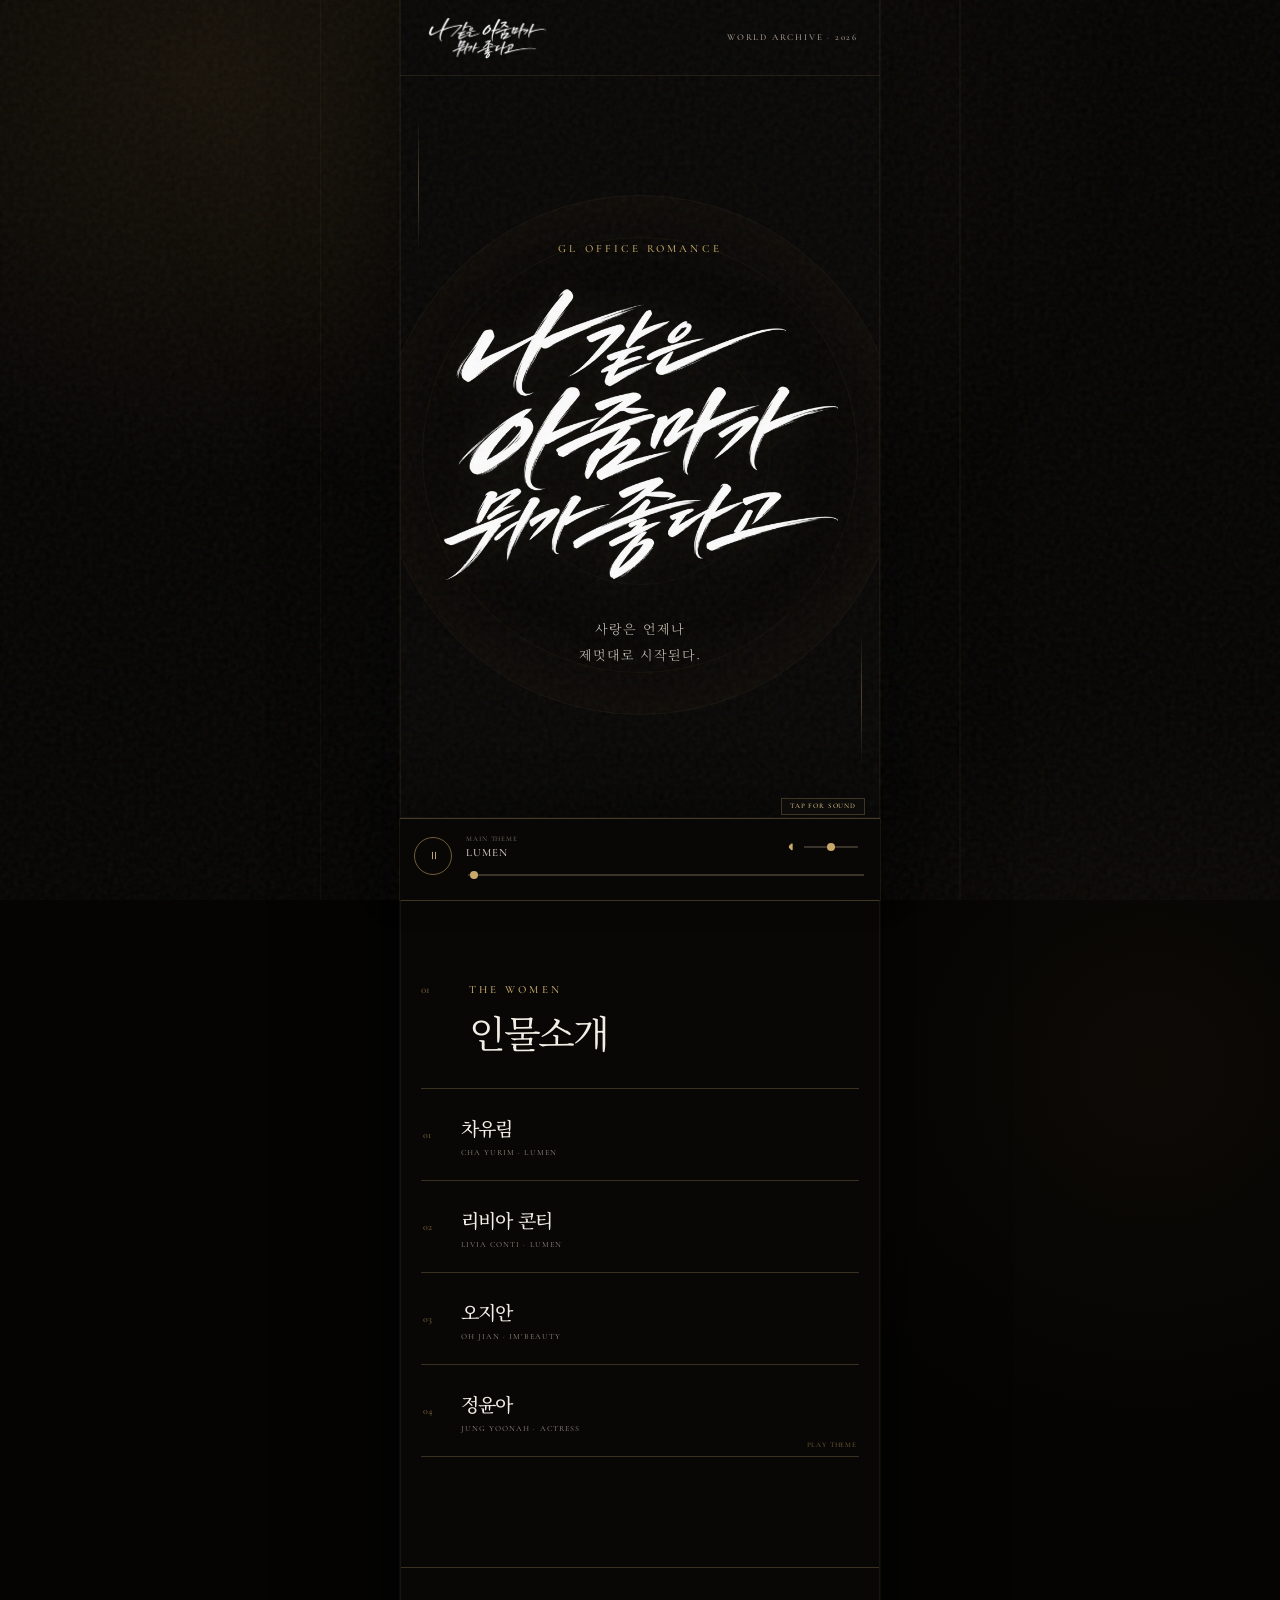
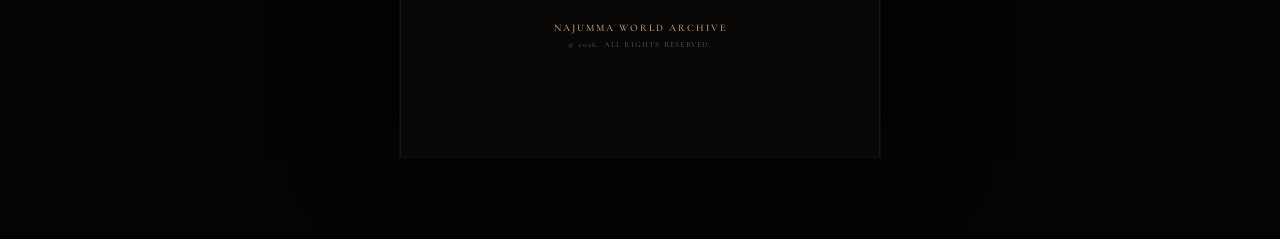
<file: index.html>
<!doctype html>
<html lang="ko">
<head>
  <meta charset="utf-8">
  <meta name="viewport" content="width=device-width, initial-scale=1, viewport-fit=cover">
  <meta name="theme-color" content="#080706">
  <meta name="description" content="나 같은 아줌마가 뭐가 좋다고 — 네 여자의 GL 오피스 로맨스.">
  <title>나 같은 아줌마가 뭐가 좋다고</title>
  <link rel="icon" href="assets/images/favicon.svg" type="image/svg+xml">
  <link rel="stylesheet" href="assets/css/style.css">
</head>
<body data-view="home">
  <div id="page-curtain" class="page-curtain is-covering" aria-hidden="true"></div>
  <header class="site-header">
    <a class="mini-brand" href="index.html" aria-label="메인으로">
      <img src="assets/images/header-logo.png" alt="나 같은 아줌마가 뭐가 좋다고">
    </a>
    <span class="edition">WORLD ARCHIVE · 2026</span>
  </header>

  <main>
    <section class="hero">
      <div class="hero-glow" aria-hidden="true"></div>
      <video class="hero-video" autoplay muted loop playsinline preload="metadata" aria-hidden="true">
        <source src="assets/video/main.mp4" type="video/mp4">
      </video>
      <p class="eyebrow reveal">GL office romance</p>
      <img class="hero-logo reveal delay-1" src="assets/images/logo.png" alt="나 같은 아줌마가 뭐가 좋다고">
      <p class="hero-copy reveal delay-2">
        사랑은 언제나<br>제멋대로 시작된다.
      </p>
      <span class="scroll-cue reveal delay-3" aria-hidden="true">SCROLL<i></i></span>
    </section>

    <section class="content-section people" aria-labelledby="people-title">
      <div class="section-heading">
        <p class="section-number">01</p>
        <div>
          <p class="eyebrow">The women</p>
          <h2 id="people-title">인물소개</h2>
        </div>
      </div>

      <nav class="character-list" aria-label="인물소개">
        <a href="profile.html?id=yurim" class="character-link">
          <span class="character-no">01</span>
          <span><b>차유림</b><small>CHA YURIM · LUMEN</small></span>
          <i>VIEW</i>
        </a>
        <a href="profile.html?id=livia" class="character-link">
          <span class="character-no">02</span>
          <span><b>리비아 콘티</b><small>LIVIA CONTI · LUMEN</small></span>
          <i>VIEW</i>
        </a>
        <a href="profile.html?id=jian" class="character-link">
          <span class="character-no">03</span>
          <span><b>오지안</b><small>OH JIAN · IM'BEAUTY</small></span>
          <i>VIEW</i>
        </a>
        <a href="profile.html?id=yuna" class="character-link special-track">
          <span class="character-no">04</span>
          <span><b>정윤아</b><small>JUNG YOONAH · ACTRESS</small></span>
          <i>PLAY THEME</i>
        </a>
      </nav>
    </section>

    <footer class="site-footer">
      <p>NAJUMMA WORLD ARCHIVE</p>
      <small>© 2026. ALL RIGHTS RESERVED.</small>
    </footer>
  </main>

  <script src="assets/js/data.js"></script>
  <script src="assets/js/app.js"></script>
</body>
</html>
</file>
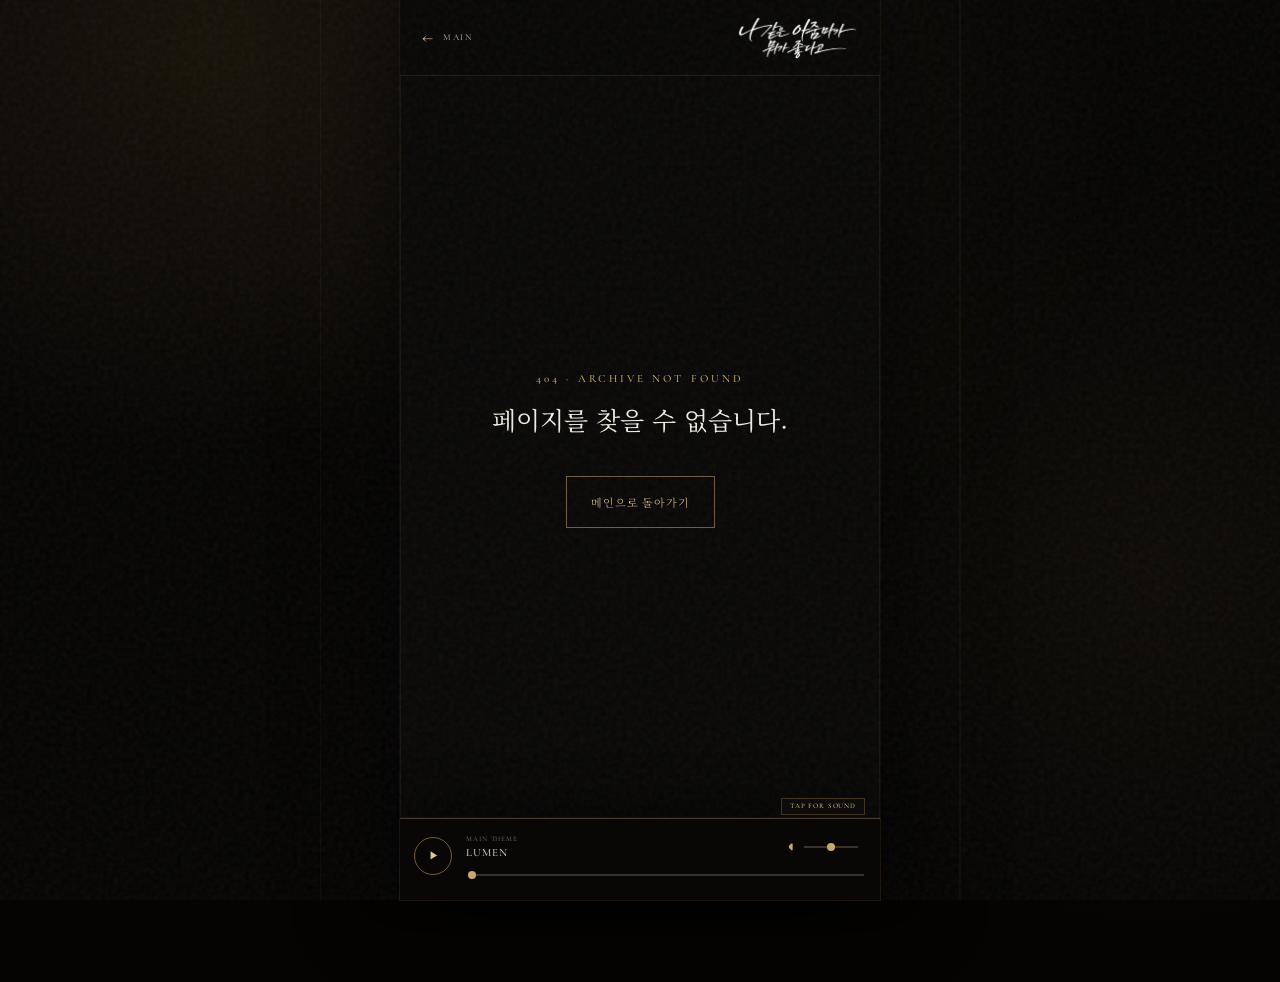
<file: company.html>
<!doctype html>
<html lang="ko">
<head>
  <meta charset="utf-8">
  <meta name="viewport" content="width=device-width, initial-scale=1, viewport-fit=cover">
  <meta name="theme-color" content="#080706">
  <title>Company · 나 같은 아줌마가 뭐가 좋다고</title>
  <link rel="icon" href="assets/images/favicon.svg" type="image/svg+xml">
  <link rel="stylesheet" href="assets/css/style.css">
</head>
<body data-view="company">
  <div id="page-curtain" class="page-curtain is-covering" aria-hidden="true"></div>
  <header class="site-header detail-header">
    <a class="back-link" href="index.html"><span>←</span> MAIN</a>
    <a class="mini-brand" href="index.html"><img src="assets/images/header-logo.png" alt="나 같은 아줌마가 뭐가 좋다고"></a>
  </header>
  <main id="page-root" class="detail-root"></main>
  <script src="assets/js/data.js"></script>
  <script src="assets/js/app.js"></script>
</body>
</html>
</file>
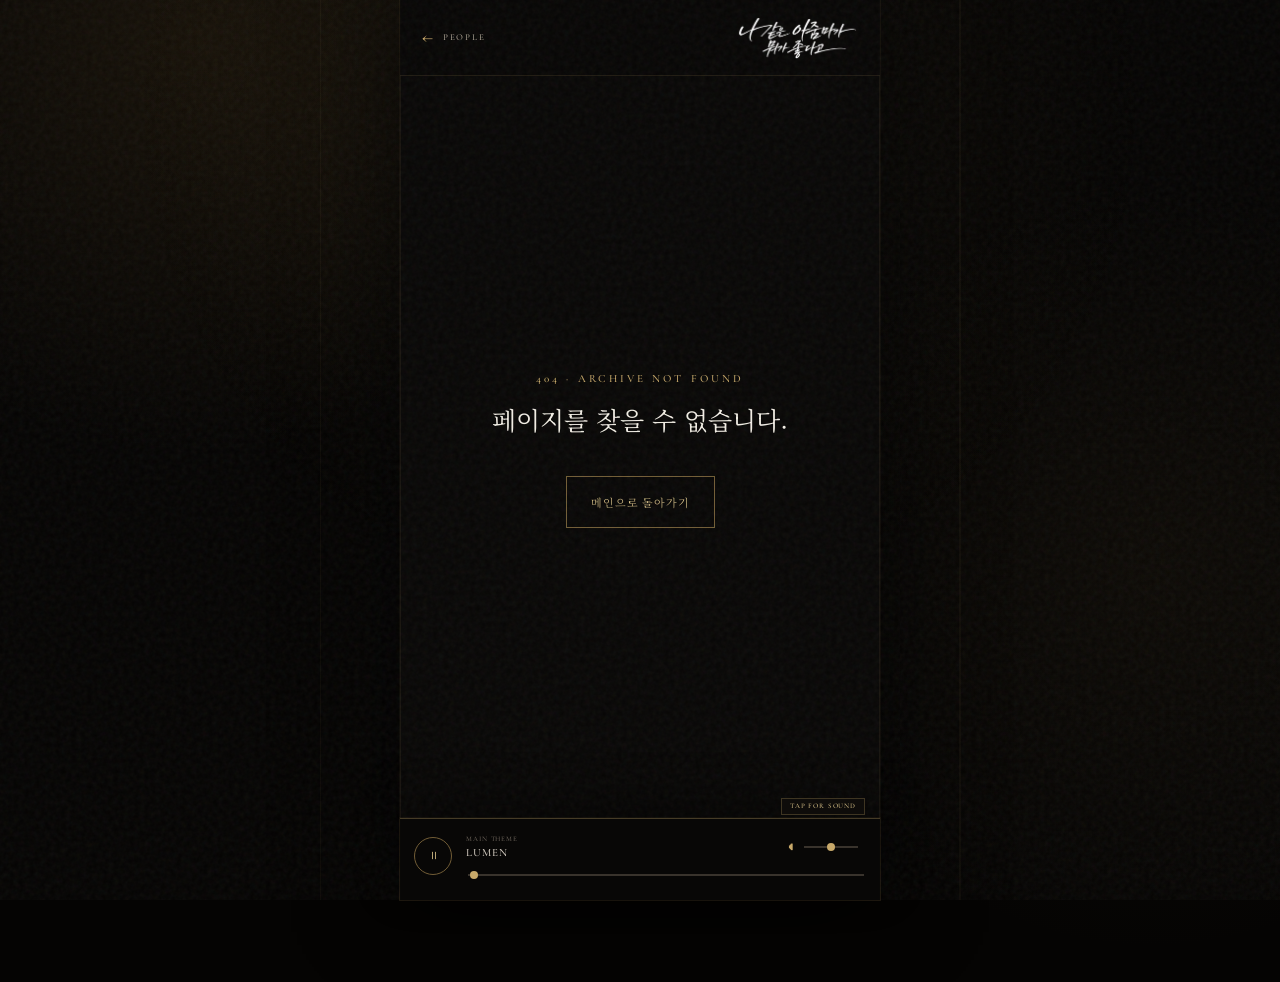
<file: profile.html>
<!doctype html>
<html lang="ko">
<head>
  <meta charset="utf-8">
  <meta name="viewport" content="width=device-width, initial-scale=1, viewport-fit=cover">
  <meta name="theme-color" content="#080706">
  <title>Profile · 나 같은 아줌마가 뭐가 좋다고</title>
  <link rel="icon" href="assets/images/favicon.svg" type="image/svg+xml">
  <link rel="stylesheet" href="assets/css/style.css">
</head>
<body data-view="profile">
  <div id="page-curtain" class="page-curtain is-covering" aria-hidden="true"></div>
  <header class="site-header detail-header">
    <a class="back-link" href="index.html#people-title"><span>←</span> PEOPLE</a>
    <a class="mini-brand" href="index.html"><img src="assets/images/header-logo.png" alt="나 같은 아줌마가 뭐가 좋다고"></a>
  </header>
  <main id="page-root" class="detail-root"></main>
  <script src="assets/js/data.js"></script>
  <script src="assets/js/stories.js"></script>
  <script src="assets/js/app.js"></script>
</body>
</html>
</file>
<file: assets/css/style.css>
@import url('https://fonts.googleapis.com/css2?family=Cormorant+Garamond:ital,wght@0,400;0,500;0,600;1,400&family=Noto+Serif+KR:wght@300;400;500;600;700&display=swap');

:root {
  --black: #080706;
  --ink: #0e0c0a;
  --paper: #f2eee5;
  --muted: #aaa092;
  --gold: #c8a96a;
  --gold-bright: #e0c88d;
  --gold-dark: #725d36;
  --line: rgba(200, 169, 106, .26);
  --player-h: 82px;
}

* { box-sizing: border-box; }
html { scroll-behavior: smooth; background: var(--black); }
body {
  margin: 0;
  min-width: 320px;
  color: var(--paper);
  background:
    radial-gradient(circle at 15% 4%, rgba(138, 102, 44, .13), transparent 26rem),
    radial-gradient(circle at 90% 58%, rgba(103, 80, 39, .08), transparent 24rem),
    var(--black);
  font-family: 'Noto Serif KR', Georgia, serif;
  font-weight: 300;
  line-height: 1.7;
  padding-bottom: calc(var(--player-h) + env(safe-area-inset-bottom));
  overflow-x: hidden;
}
body::after {
  content: '';
  position: fixed;
  inset: 0;
  z-index: 0;
  pointer-events: none;
  background:
    linear-gradient(90deg, transparent calc(50% - 320px), rgba(200,169,106,.09) calc(50% - 320px), transparent calc(50% - 319px)),
    linear-gradient(90deg, transparent calc(50% + 319px), rgba(200,169,106,.09) calc(50% + 320px), transparent calc(50% + 321px)),
    radial-gradient(circle at 50% 12%, rgba(200,169,106,.06), transparent 32rem);
}
body::before {
  content: '';
  position: fixed;
  inset: 0;
  pointer-events: none;
  opacity: .08;
  z-index: 20;
  background-image: url("data:image/svg+xml,%3Csvg viewBox='0 0 200 200' xmlns='http://www.w3.org/2000/svg'%3E%3Cfilter id='n'%3E%3CfeTurbulence type='fractalNoise' baseFrequency='.86' numOctaves='3' stitchTiles='stitch'/%3E%3C/filter%3E%3Crect width='100%25' height='100%25' filter='url(%23n)' opacity='.7'/%3E%3C/svg%3E");
}
body > main {
  position: relative;
  z-index: 1;
  width: min(100%, 480px);
  min-height: 100svh;
  margin: 0 auto;
  background: var(--black);
  box-shadow: 0 0 90px rgba(0,0,0,.72), 0 0 0 1px rgba(200,169,106,.08);
}
a { color: inherit; text-decoration: none; }
button, input { font: inherit; }
button { color: inherit; }

.site-header {
  position: absolute;
  z-index: 10;
  top: 0;
  left: 50%;
  width: min(100%, 480px);
  transform: translateX(-50%);
  height: 76px;
  padding: 0 22px;
  display: flex;
  align-items: center;
  justify-content: space-between;
  border-bottom: 1px solid rgba(200, 169, 106, .12);
}
.mini-brand { display:inline-flex; align-items:center; width:126px; height:48px; overflow:hidden; }
.mini-brand img { display:block; width:100%; height:100%; object-fit:contain; object-position:left center; }
.edition, .back-link { color: var(--muted); font: 500 9px/1 'Cormorant Garamond', serif; letter-spacing: .2em; }
.back-link { display: flex; gap: 8px; align-items: center; }
.back-link span { color: var(--gold); font-size: 17px; }

.hero {
  position: relative;
  min-height: 100svh;
  display: flex;
  flex-direction: column;
  align-items: center;
  justify-content: center;
  text-align: center;
  padding: 110px 20px 100px;
  overflow: hidden;
}
.hero::before, .hero::after {
  content: '';
  position: absolute;
  width: 1px;
  height: 15vh;
  background: linear-gradient(transparent, var(--gold), transparent);
  opacity: .35;
  top: 13%;
}
.hero::before { left: 17px; }
.hero::after { right: 17px; top: auto; bottom: 15%; }
.hero-glow { position: absolute; width: min(92vw, 520px); aspect-ratio: 1; border: 1px solid rgba(200,169,106,.08); border-radius: 50%; box-shadow: 0 0 100px rgba(139,102,42,.09) inset; }
.hero-glow::before, .hero-glow::after { content:''; position:absolute; inset: 8%; border-radius:50%; border:1px solid rgba(200,169,106,.05); }
.hero-glow::after { inset: 25%; }
.eyebrow { margin: 0 0 12px; color: var(--gold); text-transform: uppercase; letter-spacing: .28em; font: 500 11px/1.3 'Cormorant Garamond', serif; }
.hero-video { position:absolute; z-index:0; inset:0; width:100%; height:100%; object-fit:cover; opacity:.2; filter:grayscale(.25) contrast(1.04); pointer-events:none; }
.hero-glow { z-index:1; }
.hero .eyebrow { position: relative; z-index:2; margin-bottom: 28px; }
.hero-logo { position: relative; z-index:2; display: block; width: min(92%, 430px); max-height: 48vh; object-fit: contain; filter: drop-shadow(0 12px 30px rgba(0,0,0,.75)) drop-shadow(0 0 15px rgba(200,169,106,.1)); }
.hero-copy { position: relative; z-index:2; margin: 30px 0 0; color: #c9c1b6; font-size: 13px; line-height: 2; letter-spacing: .08em; }
.scroll-cue { position: absolute; z-index:2; bottom: 29px; display: flex; flex-direction: column; align-items: center; gap: 8px; color: #82786c; font: 500 8px/1 'Cormorant Garamond', serif; letter-spacing: .24em; }
.scroll-cue i { display: block; width: 1px; height: 24px; background: linear-gradient(var(--gold), transparent); }

.reveal { opacity: 0; animation: rise .9s cubic-bezier(.2,.8,.2,1) forwards; }
.delay-1 { animation-delay: .12s; }
.delay-2 { animation-delay: .28s; }
.delay-3 { animation-delay: .5s; }
@keyframes rise { from { opacity: 0; transform: translateY(18px); } to { opacity: 1; transform: translateY(0); } }

.content-section { padding: 82px 20px; border-top: 1px solid var(--line); }
.organizations { padding-top:0; padding-bottom:82px; }
.section-heading { display: grid; grid-template-columns: 35px 1fr; gap: 13px; align-items: start; margin-bottom: 33px; }
.section-number { margin: 1px 0 0; color: var(--gold-dark); font: 500 11px/1 'Cormorant Garamond', serif; }
.section-heading h1, .section-heading h2 { margin: 0; font-size: clamp(26px, 8vw, 38px); font-weight: 400; letter-spacing: -.06em; line-height: 1.2; }
.portal-grid {
  width: calc(100% + 40px);
  margin-left: -20px;
  display: grid;
  gap: 0;
  border-top: 1px solid var(--line);
}
.portal-card {
  position: relative;
  min-height: 154px;
  display: flex;
  flex-direction: column;
  justify-content: flex-end;
  padding: 25px 27px;
  border: 0;
  border-bottom: 1px solid var(--line);
  background: linear-gradient(90deg, rgba(200,169,106,.025), transparent 72%);
  overflow: hidden;
  transition: padding .45s cubic-bezier(.2,.8,.2,1), background .45s;
}
.portal-card::before { content:''; position:absolute; width:150px; height:150px; border:1px solid rgba(200,169,106,.1); border-radius:50%; top:-74px; right:-48px; transition:transform .6s, border-color .6s; }
.portal-card::after { content:''; position:absolute; left:0; bottom:-1px; width:0; height:1px; background:var(--gold-bright); transition:width .65s cubic-bezier(.2,.8,.2,1); }
.portal-card:hover { padding-left:36px; background:linear-gradient(90deg, rgba(200,169,106,.09), transparent 80%); }
.portal-card:hover::before { transform:scale(1.08); border-color:rgba(200,169,106,.25); }
.portal-card:hover::after { width:100%; }
.portal-index { position:absolute; left:27px; top:24px; color:var(--gold); font:500 9px/1 'Cormorant Garamond',serif; letter-spacing:.16em; }
.portal-name { font:500 clamp(34px,11vw,46px)/.92 'Cormorant Garamond',serif; letter-spacing:-.03em; }
.portal-ko { color:var(--muted); font-size:12px; letter-spacing:.18em; margin-top:8px; }
.portal-arrow { position:absolute; right:20px; bottom:20px; color:var(--gold); font-size:19px; }

.people { padding-bottom: 110px; }
.character-list { border-top: 1px solid var(--line); }
.character-link { min-height: 92px; display:grid; grid-template-columns:24px 1fr; gap:14px; align-items:center; border-bottom:1px solid var(--line); padding: 14px 2px; position:relative; transition:padding .25s, background .25s; }
.character-link:hover { padding-left: 10px; background: linear-gradient(90deg, rgba(200,169,106,.07), transparent); }
.character-no { color:var(--gold-dark); font:500 10px/1 'Cormorant Garamond',serif; }
.character-link b { display:block; font-size:19px; font-weight:500; letter-spacing:-.04em; }
.character-link small { display:block; color:#82796e; margin-top:4px; font:500 8px/1.2 'Cormorant Garamond',serif; letter-spacing:.13em; }
.character-link i { display:none; position:absolute; right:2px; bottom:7px; color:var(--gold-dark); font:500 7px/1 'Cormorant Garamond',serif; letter-spacing:.12em; }
.character-link.special-track i { display:block; }
.site-footer { text-align:center; min-height:190px; padding:48px 20px 100px; border-top:1px solid var(--line); display:flex; flex-direction:column; align-items:center; justify-content:center; }
.site-footer p { margin:0 0 8px; color:var(--gold); letter-spacing:.2em; font:500 10px/1 'Cormorant Garamond',serif; }
.site-footer small { color:#564f47; font:500 8px/1 'Cormorant Garamond',serif; letter-spacing:.15em; }

.detail-header { position: fixed; background: rgba(8,7,6,.78); backdrop-filter: blur(16px); }
.detail-root { min-height: 100vh; }
.detail-hero { position:relative; min-height:72svh; padding:130px 22px 60px; display:flex; flex-direction:column; justify-content:flex-end; overflow:hidden; border-bottom:1px solid var(--line); }
.detail-hero::after { content:''; position:absolute; left:22px; right:22px; bottom:31px; height:1px; background:linear-gradient(90deg,var(--gold-dark),transparent); opacity:.5; }
.detail-label { margin:0 0 24px; color:var(--gold); font:500 9px/1 'Cormorant Garamond',serif; letter-spacing:.2em; }
.company-hero h1 { position:relative; margin:0; font:500 clamp(55px,20vw,102px)/.72 'Cormorant Garamond',serif; letter-spacing:-.07em; }
.company-ko { margin:16px 0 0; font-size:14px; letter-spacing:.25em; color:#c1b7aa; }
.company-motto { margin:46px 0 9px; color:#d8caa9; font:italic 400 18px/1.4 'Cormorant Garamond',serif; }
.company-type { color:#6f665b; font:500 8px/1 'Cormorant Garamond',serif; letter-spacing:.16em; }
.ornament-circle { position:absolute; width:310px; height:310px; border:1px solid rgba(200,169,106,.1); border-radius:50%; top:75px; right:-135px; }
.ornament-circle::before { content:''; position:absolute; inset:18px; border:1px solid rgba(200,169,106,.05); border-radius:50%; }
.detail-content { padding:72px 22px 100px; }
.story-block h2, .related-block h2 { margin:0 0 25px; font-size:27px; font-weight:400; letter-spacing:-.055em; }
.story-block > p:last-child { margin:0; color:#b8aea2; font-size:14px; line-height:2.1; word-break:keep-all; }
.fact-list { margin:58px 0 78px; border-top:1px solid var(--line); }
.fact-list div { display:grid; grid-template-columns:84px 1fr; padding:18px 0; border-bottom:1px solid var(--line); }
.fact-list dt { color:var(--gold); font:500 8px/1.6 'Cormorant Garamond',serif; letter-spacing:.13em; }
.fact-list dd { margin:0; color:#cbc2b7; font-size:12px; text-align:right; }
.member-grid { display:grid; gap:9px; margin-top:25px; }
.member-card { min-height:100px; border:1px solid var(--line); display:grid; grid-template-columns:24px 1fr 12px; gap:10px; align-items:center; padding:18px; transition:border-color .25s, background .25s; }
.member-card:hover { border-color:var(--gold); background:rgba(200,169,106,.05); }
.member-no { color:var(--gold-dark); font:500 9px/1 'Cormorant Garamond',serif; }
.member-card b { display:block; font-size:17px; font-weight:500; }
.member-card small { display:block; color:#746b62; margin-top:4px; font:500 8px/1.4 'Cormorant Garamond',serif; letter-spacing:.09em; }
.member-card i { color:var(--gold); font-style:normal; }
.bottom-nav { min-height:82px; display:grid; grid-template-columns:1fr auto 1fr; align-items:center; gap:8px; padding:0 20px; border-top:1px solid var(--line); color:#b8ad9f; font:500 12px/1.25 'Noto Serif KR',serif; letter-spacing:-.02em; }
.bottom-nav a { min-height:48px; display:flex; align-items:center; }
.bottom-nav a:nth-child(2) { justify-content:center; color:var(--gold); }
.bottom-nav a:last-child { justify-content:flex-end; text-align:right; }

.profile-hero { min-height:78svh; }
.profile-video { position:absolute; z-index:0; inset:0; width:100%; height:100%; object-fit:cover; opacity:.34; filter:saturate(.82) contrast(1.05); pointer-events:none; }
.profile-hero::before { content:''; position:absolute; z-index:1; inset:0; background:linear-gradient(180deg,rgba(8,7,6,.22) 0%,rgba(8,7,6,.5) 48%,rgba(8,7,6,.94) 100%); pointer-events:none; }
.profile-hero > *:not(.profile-video) { position:relative; z-index:2; }
.profile-hero.detail-hero::after { z-index:3; }
.profile-hero h1 { position:relative; margin:0; font-size:clamp(55px,18vw,88px); font-weight:400; line-height:1; letter-spacing:-.09em; }
.profile-en { margin:10px 0 0; color:var(--gold); font:500 13px/1 'Cormorant Garamond',serif; letter-spacing:.24em; }
.profile-role { margin:30px 0 0; display:flex; align-items:center; gap:11px; color:#aaa094; font-size:11px; }
.profile-role span { color:var(--gold-bright); font:500 10px/1 'Cormorant Garamond',serif; letter-spacing:.16em; }
.profile-role i { width:28px; height:1px; background:var(--gold-dark); }
.profile-role b { font-weight:400; }
.keyword-row { display:flex; flex-wrap:wrap; gap:7px; margin-top:28px; }
.keyword-row span { border:1px solid rgba(200,169,106,.3); color:#d4c5aa; background:rgba(8,7,6,.36); padding:7px 10px; font-size:10px; line-height:1; letter-spacing:.04em; backdrop-filter:blur(7px); }
.profile-content { padding-top:48px; }
.profile-bio { padding:0 0 52px; }
.identity-grid {
  width: calc(100% + 44px);
  margin: 0 0 70px -22px;
  display: block;
  border: 0;
  border-top: 1px solid var(--line);
}
.identity-grid > div {
  min-width:0;
  min-height:82px;
  padding:18px 22px;
  display:grid;
  grid-template-columns:72px minmax(0,1fr) auto;
  gap:15px;
  align-items:center;
  border:0;
  border-bottom:1px solid var(--line);
  background:linear-gradient(90deg, rgba(200,169,106,.025), transparent);
  transition:background .35s, padding .35s;
}
.identity-grid > div:hover { padding-left:28px; background:linear-gradient(90deg, rgba(200,169,106,.075), transparent 78%); }
.identity-grid span { display:block; color:var(--gold); margin:0; font:500 11px/1 'Cormorant Garamond',serif; letter-spacing:.14em; }
.identity-grid b { display:block; overflow-wrap:anywhere; color:#ded5c9; font:500 21px/1.25 'Cormorant Garamond',serif; letter-spacing:.02em; }
.identity-grid small { display:block; color:#aaa094; margin:0; font-size:13px; text-align:right; white-space:nowrap; }

.extra-section { margin-top:0; }
.extra-heading h2 { margin:0 0 25px; font-size:27px; font-weight:400; letter-spacing:-.055em; }
.extra-list { margin:0; border-top:1px solid var(--line); }
.extra-row { min-height:68px; padding:17px 0; display:grid; grid-template-columns:92px minmax(0,1fr); gap:16px; align-items:center; border-bottom:1px solid var(--line); }
.extra-row dt { color:var(--gold); font-size:11px; line-height:1.45; }
.extra-row dd { margin:0; color:#c8beb1; font-size:13px; line-height:1.75; text-align:right; word-break:keep-all; }
.gold-button { min-height:52px; display:inline-flex; align-items:center; justify-content:center; gap:20px; padding:0 24px; border:1px solid var(--gold-dark); color:var(--gold-bright); font-size:11px; letter-spacing:.08em; transition:background .25s,color .25s; }
.gold-button:hover { background:var(--gold); color:var(--black); }
.gold-button.wide { width:100%; }
.not-found { min-height:100svh; display:flex; flex-direction:column; align-items:center; justify-content:center; text-align:center; padding:100px 24px; }
.not-found h1 { font-weight:400; font-size:25px; margin:0 0 35px; }

.past-story-section { margin-top:92px; padding-top:52px; border-top:1px solid var(--line); }
.past-story-section > h2, .inventory-heading h2 { margin:0; font-size:27px; font-weight:400; letter-spacing:-.055em; }
.novel-reader { margin-top:26px; border:1px solid var(--line); background:rgba(200,169,106,.025); }
.novel-reader summary { min-height:96px; padding:20px; display:flex; align-items:center; justify-content:space-between; gap:18px; cursor:pointer; list-style:none; }
.novel-reader summary::-webkit-details-marker { display:none; }
.novel-reader summary > span { min-width:0; display:flex; flex-direction:column; }
.novel-reader summary small { color:#796f64; font-size:9px; letter-spacing:.05em; }
.novel-reader summary b { margin-top:0; font-size:20px; font-weight:500; letter-spacing:-.05em; }
.novel-reader summary b br { content:''; }
.novel-reader summary i { color:var(--gold); font:500 8px/1 'Cormorant Garamond',serif; letter-spacing:.14em; white-space:nowrap; font-style:normal; }
.reader-close { display:none; }
.novel-reader[open] .reader-open { display:none; }
.novel-reader[open] .reader-close { display:inline; }
.novel-reader[open] summary i { color:#827666; }
.novel-reader[open] summary i::first-letter { transform:rotate(45deg); }
.novel-reader article { margin:0 8px 8px; padding:52px 24px 58px; color:#29251f; background:#eee8dc; box-shadow:0 18px 55px rgba(0,0,0,.35); }
.novel-reader article header { position:static; width:auto; height:auto; padding:0 0 45px; display:block; border:0; text-align:center; }
.novel-reader article header p { margin:0; color:#8b7652; font-size:9px; letter-spacing:.16em; }
.novel-reader article header h3 { margin:13px 0 18px; font-size:28px; font-weight:500; line-height:1.55; letter-spacing:-.06em; }
.novel-reader article header span { display:block; width:28px; height:1px; margin:auto; background:#9f8250; }
.novel-reader article > p { margin:0 0 1.55em; font-size:13px; line-height:2.05; letter-spacing:-.02em; word-break:keep-all; }
.novel-reader article > p { opacity:1 !important; filter:none !important; transform:none !important; transition:none !important; }
.novel-reader article > p:first-of-type::first-letter { float:left; margin:8px 7px 0 0; color:#8a7043; font:500 38px/.8 'Noto Serif KR',serif; }
.novel-reader article footer { margin-top:46px; color:#9c8968; text-align:center; font:500 9px/1 'Cormorant Garamond',serif; letter-spacing:.18em; }
.novel-reader article footer > span { display:block; }
.story-close { min-width:148px; min-height:44px; margin-top:30px; padding:0 18px; border:1px solid rgba(138,112,67,.55); color:#715c39; background:transparent; cursor:pointer; font:500 11px/1 'Noto Serif KR',serif; letter-spacing:.04em; }
.story-close:hover { color:#eee8dc; background:#8a7043; }

.tmi-section { margin-top:72px; padding-top:52px; border-top:1px solid var(--line); }
.tmi-heading h2 { margin:0 0 26px; font-size:27px; font-weight:400; letter-spacing:-.03em; }
.tmi-grid { display:grid; grid-template-columns:repeat(2,minmax(0,1fr)); gap:9px; }
.tmi-card { min-width:0; border:1px solid var(--line); background:rgba(200,169,106,.025); }
.tmi-card[open] { grid-column:1/-1; }
.tmi-card summary { min-height:58px; padding:0 14px; display:flex; align-items:center; justify-content:space-between; gap:8px; cursor:pointer; list-style:none; color:#cfc4b5; font:500 12px/1 'Noto Serif KR',serif; letter-spacing:.02em; }
.tmi-card summary::-webkit-details-marker { display:none; }
.tmi-card summary i { color:var(--gold); font-style:normal; }
.tmi-card[open] summary i { transform:rotate(45deg); }
.tmi-card > div { padding:17px 14px; border-top:1px solid var(--line); }
.tmi-card p { margin:0; color:#aaa094; font-size:12px; line-height:1.85; word-break:keep-all; }

.inventory-section { margin-top:92px; padding-top:52px; border-top:1px solid var(--line); }
.inventory-heading { display:flex; align-items:flex-end; justify-content:space-between; gap:18px; }
.inventory-heading > span { padding-bottom:4px; color:var(--gold-dark); font:500 8px/1 'Cormorant Garamond',serif; letter-spacing:.13em; }
.inventory-guide { margin:14px 0 25px; color:#70675e; font-size:10px; }
.inventory-grid { display:flex; align-items:stretch; gap:10px; margin-inline:-17px; padding:0 17px 15px; overflow-x:auto; overflow-y:hidden; overscroll-behavior-inline:contain; scroll-snap-type:x mandatory; scroll-padding-inline:17px; scrollbar-width:thin; scrollbar-color:rgba(200,169,106,.42) rgba(200,169,106,.08); -webkit-overflow-scrolling:touch; }
.inventory-grid::-webkit-scrollbar { height:3px; }
.inventory-grid::-webkit-scrollbar-track { background:rgba(200,169,106,.08); }
.inventory-grid::-webkit-scrollbar-thumb { background:rgba(200,169,106,.42); border-radius:99px; }
.inventory-item { flex:0 0 clamp(228px,76vw,280px); height:350px; min-width:0; padding:0; display:flex; flex-direction:column; overflow:hidden; color:inherit; text-align:left; border:1px solid var(--line); background:#0c0a08; cursor:pointer; scroll-snap-align:start; transition:border-color .25s, transform .25s; }
.inventory-item:hover { border-color:var(--gold); transform:translateY(-2px); }
.inventory-thumb { position:relative; min-height:0; flex:1 1 auto; display:block; overflow:hidden; border-bottom:1px solid var(--line); }
.inventory-thumb::after { content:''; position:absolute; inset:0; box-shadow:inset 0 0 28px rgba(0,0,0,.32); pointer-events:none; }
.inventory-thumb img { width:100%; height:100%; display:block; object-fit:cover; transition:transform .45s; }
.inventory-item:hover img { transform:scale(1.035); }
.inventory-meta { min-height:0; flex:0 0 70px; display:flex; flex-direction:column; justify-content:center; padding:11px 12px; }
.inventory-meta small { overflow:hidden; white-space:nowrap; text-overflow:ellipsis; color:var(--gold-dark); font:500 7px/1 'Cormorant Garamond',serif; letter-spacing:.09em; }
.inventory-meta b { overflow:hidden; white-space:nowrap; text-overflow:ellipsis; margin-top:7px; font:500 10px/1.2 'Cormorant Garamond',serif; letter-spacing:.02em; }
.inventory-item > i { display:none; }
.inventory-grid.single .inventory-item { flex-basis:100%; }

.modal-open { overflow:hidden; }
.inventory-modal { position:fixed; z-index:300; inset:0; padding:66px 14px 30px; display:flex; align-items:center; justify-content:center; background:rgba(3,3,3,.94); backdrop-filter:blur(14px); opacity:0; visibility:hidden; transition:opacity .25s, visibility .25s; }
.inventory-modal.open { opacity:1; visibility:visible; }
.modal-close { position:fixed; top:18px; right:18px; width:42px; height:42px; border:1px solid rgba(200,169,106,.4); border-radius:50%; color:var(--gold-bright); background:#0b0907; font:300 27px/1 Arial,sans-serif; cursor:pointer; }
.modal-figure { width:min(100%,1100px); max-height:calc(100svh - 100px); display:flex; flex-direction:column; align-items:center; }
.modal-figure img { display:block; max-width:100%; max-height:calc(100svh - 155px); object-fit:contain; box-shadow:0 24px 80px rgba(0,0,0,.65); }
.modal-figure > div { width:100%; max-width:760px; padding-top:14px; display:flex; justify-content:space-between; align-items:center; gap:20px; }
.modal-figure small { color:var(--gold); font:500 8px/1 'Cormorant Garamond',serif; letter-spacing:.14em; }
.modal-figure b { color:#c7bfb3; font:500 11px/1.2 'Cormorant Garamond',serif; letter-spacing:.06em; }

.music-player { position:fixed; z-index:100; left:50%; bottom:0; width:min(100%,480px); transform:translateX(-50%); height:calc(var(--player-h) + env(safe-area-inset-bottom)); padding:11px 14px calc(10px + env(safe-area-inset-bottom)); display:grid; grid-template-columns:42px minmax(0,1fr) 78px; grid-template-rows:34px 15px; gap:3px 10px; align-items:center; background:rgba(9,8,7,.94); border-top:1px solid rgba(200,169,106,.32); backdrop-filter:blur(18px); box-shadow:0 -16px 45px rgba(0,0,0,.35), 0 0 0 1px rgba(200,169,106,.08); }
.play-toggle { grid-row:1/3; width:38px; height:38px; border:1px solid var(--gold-dark); border-radius:50%; background:transparent; display:grid; place-items:center; cursor:pointer; }
.play-icon { color:var(--gold-bright); font:500 10px/1 Arial,sans-serif; transform:translateX(1px); }
.is-playing .play-icon { transform:none; letter-spacing:-.16em; }
.track-meta { min-width:0; display:flex; flex-direction:column; justify-content:center; }
.track-meta span { color:#6f665c; font:500 7px/1 'Cormorant Garamond',serif; letter-spacing:.13em; }
.track-meta b { overflow:hidden; white-space:nowrap; text-overflow:ellipsis; margin-top:4px; color:#d8d0c5; font:500 11px/1 'Cormorant Garamond',serif; letter-spacing:.08em; }
.progress-wrap { grid-column:2/4; height:15px; display:flex; align-items:center; }
input[type='range'] { -webkit-appearance:none; appearance:none; height:2px; background:#39332c; outline:none; cursor:pointer; }
input[type='range']::-webkit-slider-thumb { -webkit-appearance:none; width:8px; height:8px; border-radius:50%; background:var(--gold); }
input[type='range']::-moz-range-thumb { width:8px; height:8px; border:0; border-radius:50%; background:var(--gold); }
.progress { width:100%; }
.volume-wrap { grid-column:3; grid-row:1; display:flex; align-items:center; gap:6px; }
.mute-toggle { border:0; padding:0; background:none; color:var(--gold); font-family:Arial,sans-serif; font-size:15px; cursor:pointer; }
.volume { width:54px; }
.needs-interaction::before { content:'TAP FOR SOUND'; position:absolute; right:15px; top:-21px; padding:4px 8px; color:var(--gold-bright); background:var(--ink); border:1px solid var(--line); font:500 7px/1 'Cormorant Garamond',serif; letter-spacing:.12em; }

.page-curtain {
  position:fixed;
  z-index:250;
  inset:0;
  pointer-events:none;
  background:#030303;
  opacity:0;
  transition:opacity .95s cubic-bezier(.55,0,.25,1);
}
.page-curtain.is-covering { opacity:1; pointer-events:auto; }

.motion-reveal {
  opacity:0;
  filter:blur(4px);
  transform:translate3d(0,28px,0);
  transition:
    opacity 1s cubic-bezier(.2,.72,.2,1) var(--reveal-delay, 0ms),
    transform 1.05s cubic-bezier(.16,.78,.2,1) var(--reveal-delay, 0ms),
    filter .9s ease var(--reveal-delay, 0ms);
  will-change:opacity,transform,filter;
}
.motion-reveal.visible { opacity:1; filter:blur(0); transform:translate3d(0,0,0); }

@media (min-width: 520px) {
  body { background-color:#050403; }
  body > main { border-left:1px solid rgba(200,169,106,.08); border-right:1px solid rgba(200,169,106,.08); }
}

@media (prefers-reduced-motion: reduce) {
  *, *::before, *::after { scroll-behavior:auto !important; animation-duration:.01ms !important; transition-duration:.01ms !important; }
}
</file>
